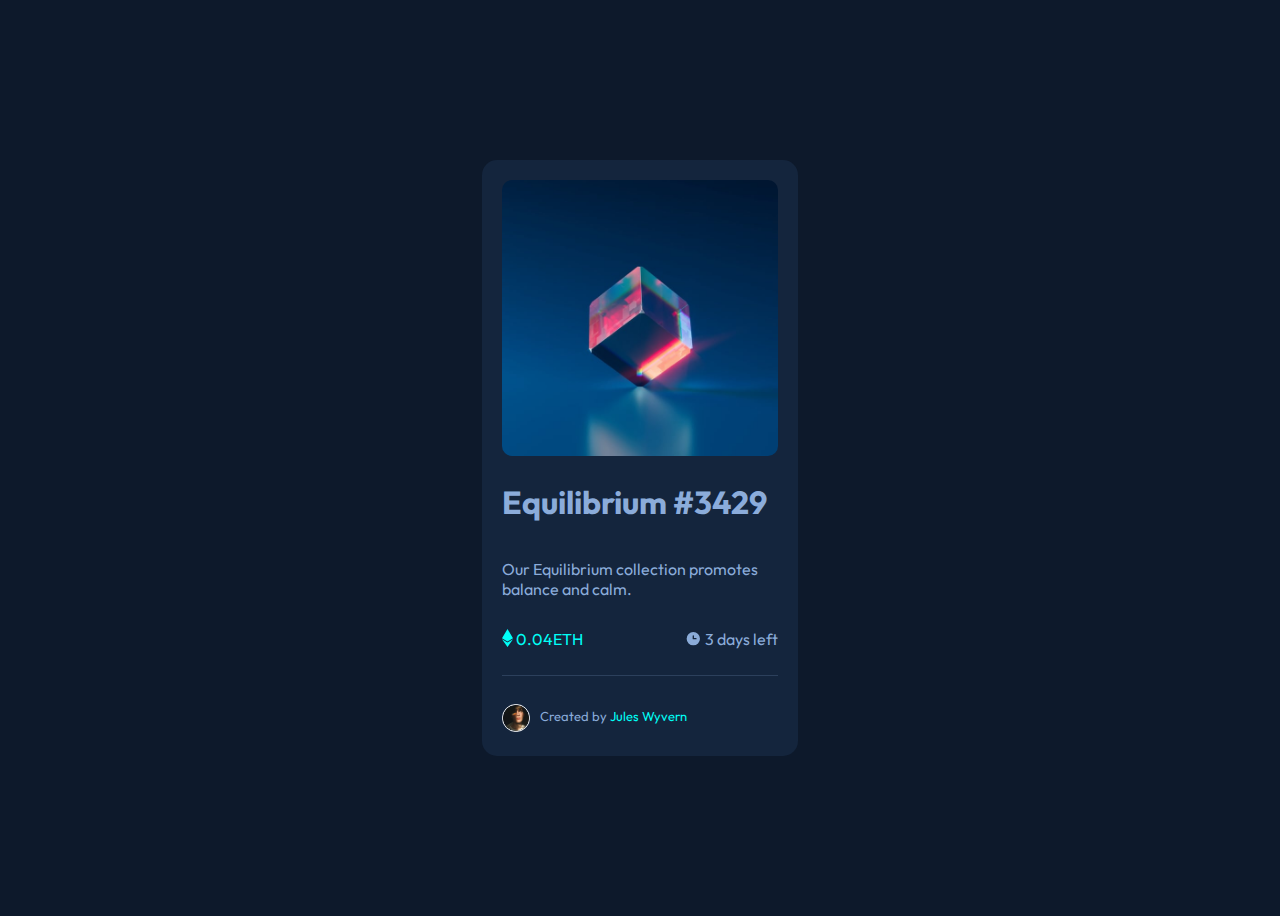
<file: index.html>
<!DOCTYPE html>
<html lang="en">
<head>
  <meta charset="UTF-8">
  <meta http-equiv="X-UA-Compatible" content="IE=edge">
  <meta name="viewport" content="width=device-width, initial-scale=1.0">
  <link rel="stylesheet" href="./styles/styles.css">
  <link rel="preconnect" href="https://fonts.googleapis.com">
	<link rel="preconnect" href="https://fonts.gstatic.com" crossorigin>
	<link href="https://fonts.googleapis.com/css2?	family=Outfit:wght@300;400;600&display=swap" rel="stylesheet">
  <link rel="icon" type="icon/png" href="./images/favicon-32x32.png">
  <title>NFT card</title>
</head>
<body>
  <section class="main-container">
    <div class="image-container">
      <img src="./images/image-equilibrium.jpg" alt="ethereum image" id="ethImage">
      <div class="icon-container">
        <div class="neon-hover">
          <img src="./images/icon-view.svg" alt="view icon" id="icon-view">
        </div>
      </div>
    </div>
    <h1>Equilibrium #3429</h1>
    <p>Our Equilibrium collection promotes balance and calm.</p>
    <div class="cardInfo">
      <div class="price"><img src="./images/icon-ethereum.svg" class="svgs" alt=""><p class="purchaseInfo">0.04ETH</p></div>
      <div class="countdown"><img src="./images/icon-clock.svg" class="svgs" alt=""><p class="purchaseInfo">3 days left</p></div>
    </div>
    <hr>
    <footer>
      <img src="./images/image-avatar.png" alt="card author" class="authorImage">
      <p class="caption">Created by <span>Jules Wyvern</span></p>
    </footer>
  </section>
</body>
</html>
</file>
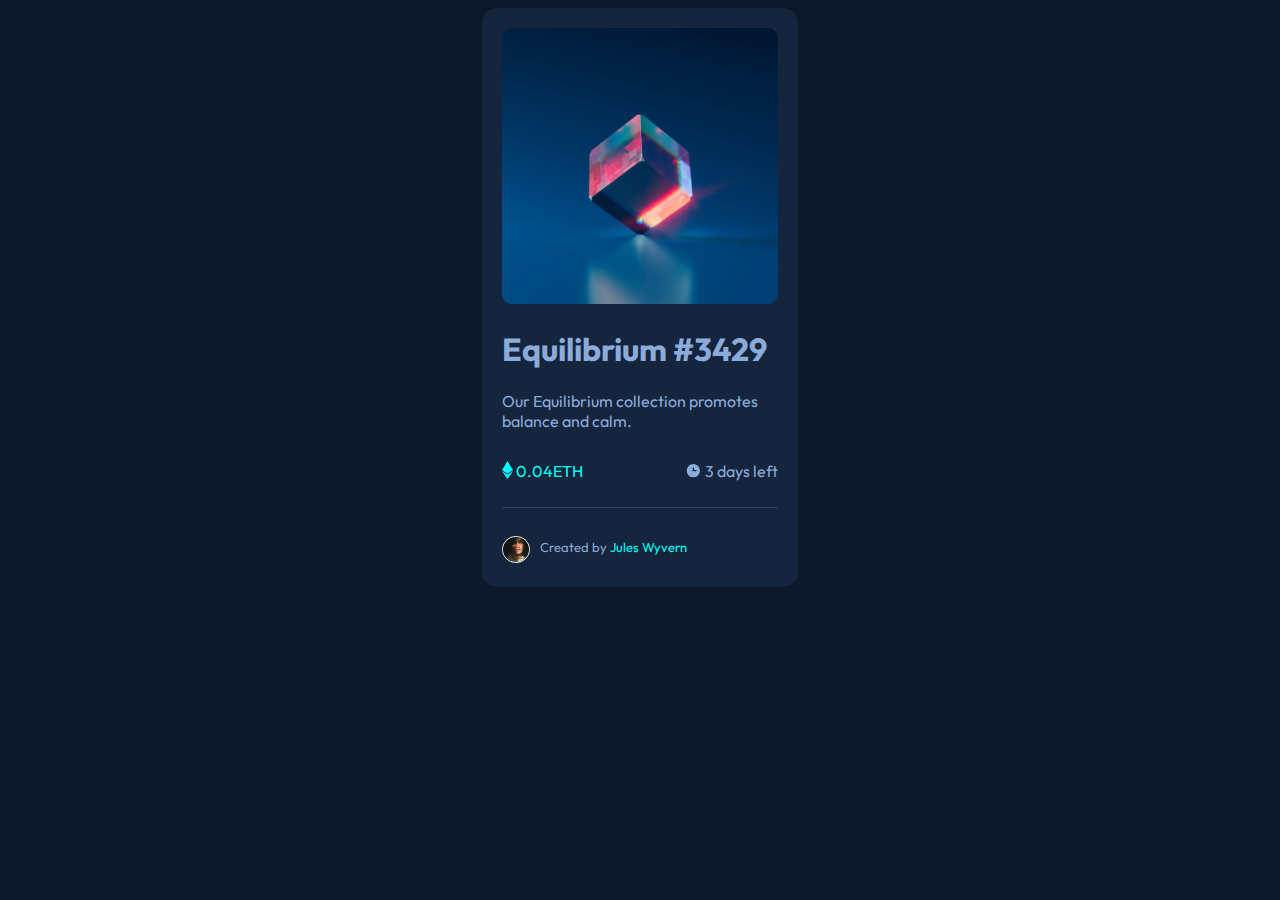
<file: nft-preview-card/index.html>
<!DOCTYPE html>
<html lang="en">
<head>
  <meta charset="UTF-8">
  <meta http-equiv="X-UA-Compatible" content="IE=edge">
  <meta name="viewport" content="width=device-width, initial-scale=1.0">
  <link rel="stylesheet" href="./styles/styles.css">
  <link rel="preconnect" href="https://fonts.googleapis.com">
	<link rel="preconnect" href="https://fonts.gstatic.com" crossorigin>
	<link href="https://fonts.googleapis.com/css2?	family=Outfit:wght@300;400;600&display=swap" rel="stylesheet">
  <link rel="icon" type="icon/png" href="./images/favicon-32x32.png">
  <title>NFT card</title>
</head>
<body>
  <section class="main-container">
    <div class="image-container">
      <img src="./images/image-equilibrium.jpg" alt="ethereum image" id="ethImage">
      <div class="icon-container">
        <div class="neon-hover">
          <img src="./images/icon-view.svg" alt="view icon" id="icon-view">
        </div>
      </div>
    </div>
    <h1>Equilibrium #3429</h1>
    <p>Our Equilibrium collection promotes balance and calm.</p>
    <div class="cardInfo">
      <div class="price"><img src="./images/icon-ethereum.svg"><p class="purchaseInfo">0.04ETH</p></div>
      <div class="countdown"><img src="./images/icon-clock.svg"><p class="purchaseInfo">3 days left</p></div>
    </div>
    <hr>
    <footer>
      <img src="./images/image-avatar.png" alt="card author" class="authorImage">
      <p class="caption">Created by <span>Jules Wyvern</span></p>
    </footer>
  </section>
</body>
</html>
</file>
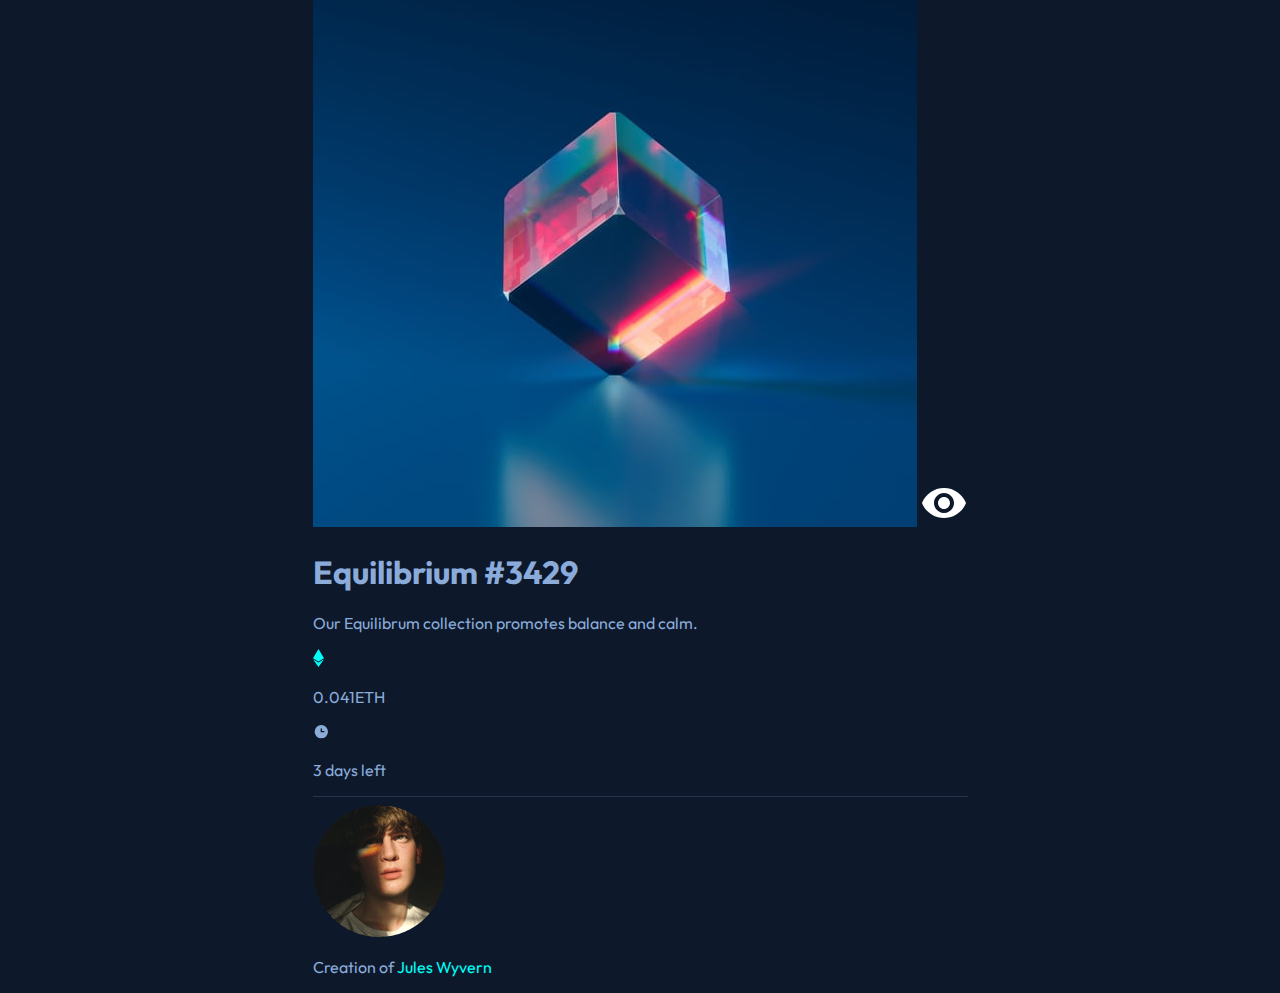
<file: old-index.html>
<!DOCTYPE html>
<html>
<head>
	<meta charset="utf-8">
	<meta name="viewport" content="width=device-width, initial-scale=1">
	<title>preview card</title>
	<link rel="stylesheet" href="styles/styles.css">
	<link rel="icon" type="icon/png" href="../images/favicon-32x32.png">
	<link rel="preconnect" href="https://fonts.googleapis.com">
	<link rel="preconnect" href="https://fonts.gstatic.com" crossorigin>
	<link href="https://fonts.googleapis.com/css2?	family=Outfit:wght@300;400;600&display=swap" rel="stylesheet">
</head>
<body>
	<div class="flex-container">
		<div class="nft-card">
			<div class="imgDiv">
			  	<img src="./images/image-equilibrium.jpg" alt="nft card" class="coin-image">
					<img src="./images/icon-view.svg" alt="eye icon" class="top-image">
			</div>
			</div>
			<h1 class="coin">Equilibrium #3429</h1>
			<p class="info">Our Equilibrum collection promotes balance and calm.</p>
			<!-- <div class="nftDetails">
			  <div class="moredetails">
			  	<img src="./images/icon-ethereum.svg" alt="ethereum icon">
					<p class="info" id="price">0.041ETH</p>
			  </div>
				<div class="moredetails" id="daycount">
					<img src="./images/icon-clock.svg" alt="clock image">
					<p class="info" id="purchaseDate">3 days left</p> 
				</div> -->
			<section>
				<div>
			    <img src="../images/icon-ethereum.svg" alt="ethereum icon" id="icons">
			    <p class="spanlike" id="price">0.041ETH</p>
			  </div>
			 <div>
				<img src="../images/icon-clock.svg" alt="clock image" id="icons">
				<p class="spanlike">3 days left</p>
			 </div>
			</section>
			<hr>
			<div class="author">
				<img src="./images/image-avatar.png" alt="author image" id="authorImage">
				<p id="author" class="info">Creation of <span>Jules Wyvern</span></p>
			</div>
		</div>
	</div>

</body>
</html>
</file>
<file: styles/styles.css>
* {
  font-family: 'outfit', Tahoma, Geneva, Verdana, sans-serif;
  box-sizing: border-box;
}

body {
  background-color: hsl(217, 54%, 11%);
  display: flex;
  justify-content: center;
  align-items: center;
  height: 100vh;
}

.cardInfo {
  display: flex;
  justify-content: space-between;
}

.caption {
  display: inline;
  font-size: 13px;
  padding: 10px;
  position: absolute;
  bottom: 9px;
}

#ethImage {
  max-width: 100%;
  border-radius: 10px;
}

footer>img {
  max-height: 10%;
  width: 10%;
  border: 1px solid #fff;
  border-radius: 50%;
  margin-top: 20px;
}


hr {
  border: 1px solid hsl(215, 51%, 70%);
  border-top: none;
  opacity: 20%;
  width: 100%;
}

#icon-view {
    position: absolute;
    top: 40%;
    right: 43%;
    max-inline-size: 100%;
    border-radius: inherit;
}
.icon-container {
  width: inherit;
  height: inherit;
}

.icon-container:hover {
  opacity: 90%;
}

.image-container {
  text-align: center;
  position: relative;
  border-radius: 10px;
  max-width: fit-content;
}

.main-container {
  padding: 20px;
  margin: 0 auto;
  max-width: 25%;
  background-color: hsl(216, 50%, 16%);
  border-radius: 15px;
  position: relative;
  display: flex;
  flex-direction: column;
/*  align-items: center;*/
}

.neon-hover {
  width: 100%;
  height: 100%;
  position: absolute;
  bottom: 0.3%;
  top: 0.4%;
  border-radius: 10px;
  opacity: 0;
}

.neon-hover:hover {
  background-color:hsl(178, 100%, 50%);
  opacity: 80%;
  cursor: pointer;
}

h1:hover {
  color: hsl(178, 100%, 50%);
  cursor: pointer;
}

p, h1{
  color: hsl(215, 51%, 70%);
  word-wrap: break-word;

}

.price>.purchaseInfo {
  color: hsl(178, 100%, 50%);
}

.purchaseInfo {
  display: inline-block;
  margin-left: 3px;
  position: relative;
  top: -2px;
}

span{
  color: hsl(178, 100%, 50%);
}

@media (max-width: 840px) {
  .main-container {
    max-width: 70%;
  }
}

@media (max-width: 475px) {
  .main-container {
    max-width: 60%;
  }

  .cardInfo {
    display: flex;
    flex-wrap: wrap;
  }

  .cardInfo .price img {
    max-width: 20%;
  }

  .purchaseInfo {
    font-size: 13px;
  }

  .caption {
    position: absolute;
    bottom: 0;
    word-wrap: break-word;
  }

  footer img {
    max-width: 20%;
  }
}

@media (max-width: 320px) {
  h1 {
    font-size: 17px;
  }

  p {
    font-size: 11px;
  }

  .cardInfo, .caption {
    font-size: 10px;
  }

  .caption {
    position: absolute;
    bottom : 0;
  }

  footer img {
    max-width: 90%;
    min-width: 20px;
  }

  .purchaseInfo {
    font-size: 9px;
  }

  .svgs {
/*    max-width: 25%;*/
  }
}
</file>
<file: nft-preview-card/styles/styles.css>
* {
  font-family: 'outfit', Tahoma, Geneva, Verdana, sans-serif;
  box-sizing: border-box;
}

body {
  background-color: hsl(217, 54%, 11%);
}

.cardInfo {
  display: flex;
  justify-content: space-between;
}

.caption {
  display: inline;
  font-size: 13px;
  padding: 10px;
  position: absolute;
  bottom: 9px;
}

#ethImage {
  max-width: 100%;
  border-radius: 10px;
}

.footer {
  position: relative;
}

footer>img {
  max-height: 10%;
  width: 10%;
  border: 1px solid #fff;
  border-radius: 50%;
  margin-top: 20px;
}


hr {
  border: 1px solid hsl(215, 51%, 70%);
  border-top: none;
  opacity: 20%;
}

#icon-view {
    position: absolute;
    top: 40%;
    right: 43%;
    max-inline-size: 100%;
    border-radius: inherit;
}
.icon-container {
  width: inherit;
  height: inherit;
}

.icon-container:hover {
  opacity: 90%;
}

.image-container {
  text-align: center;
  position: relative;
  border-radius: 10px;
  max-width: fit-content;
}

.main-container {
  padding: 20px;
  margin: 0 auto;
  max-width: 25%;
  background-color: hsl(216, 50%, 16%);
  border-radius: 15px;
  position: relative;
}

.neon-hover {
  width: 100%;
  height: 100%;
  position: absolute;
  bottom: 0.3%;
  top: 0.4%;
  border-radius: 10px;
  opacity: 0;
}

.neon-hover:hover {
  background-color:hsl(178, 100%, 50%);
  opacity: 80%;
  cursor: pointer;
}

h1:hover {
  color: hsl(178, 100%, 50%);
  cursor: pointer;
}

p, h1{
  color: hsl(215, 51%, 70%);
}

.price>.purchaseInfo {
  color: hsl(178, 100%, 50%);
}

.purchaseInfo {
  display: inline-block;
  margin-left: 3px;
  position: relative;
  top: -2px;
}

span{
  color: hsl(178, 100%, 50%);;
}
</file>
